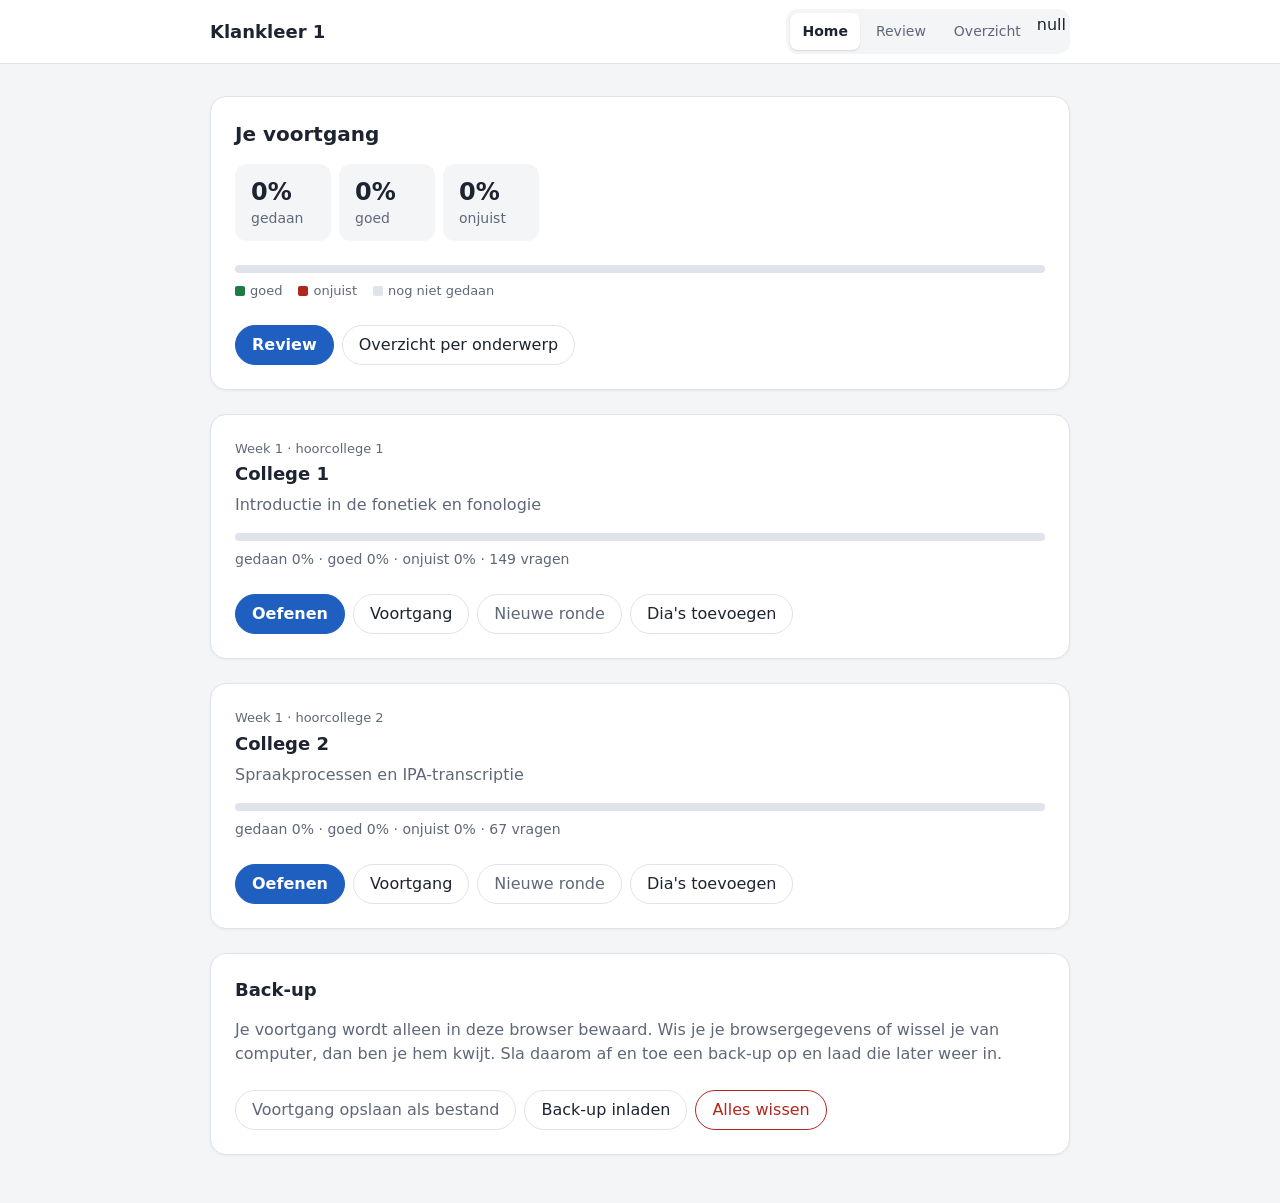
<file: index.html>
<!doctype html>
<html lang="nl">
  <head>
    <meta charset="utf-8" />
    <meta name="viewport" content="width=device-width, initial-scale=1" />
    <title>Klankleer 1 – Oefenen</title>
    <link rel="stylesheet" href="css/style.css" />
  </head>
  <body>
    <!-- De vaste balk bovenaan: links de titel, rechts de tabbladen (die vult js/app.js in). -->
    <header>
      <h1><a id="brand" href="#/">Klankleer 1</a></h1>
      <nav class="tabs" id="nav"></nav>
    </header>

    <!-- Hier tekent JavaScript de pagina die bij het adres hoort: Home, Oefenen, Voortgang, enzovoort. -->
    <div class="wrap">
      <main><div class="page" id="page"></div></main>
    </div>

    <!--
      De scripts. De volgorde is belangrijk: een bestand kan alleen gebruiken
      wat in een eerder bestand is gemaakt. In README.md staat wat elk bestand doet.
    -->

    <!-- 1. De vragen (dit bestand wordt gemaakt door het bouwscript) -->
    <script src="js/data.js"></script>

    <!-- 2. Algemene onderdelen -->
    <script src="js/helpers.js"></script>
    <script src="js/colleges.js"></script>
    <script src="js/storage.js"></script>
    <script src="js/results.js"></script>
    <script src="js/checking.js"></script>
    <script src="js/slides.js"></script>
    <script src="js/schedule.js"></script>

    <!-- 3. De vraagsoorten: eerst het gezamenlijke deel, dan één bestand per soort -->
    <script src="js/questions/question.js"></script>
    <script src="js/questions/card.js"></script>
    <script src="js/questions/cloze.js"></script>
    <script src="js/questions/blanks.js"></script>
    <script src="js/questions/mc.js"></script>
    <script src="js/questions/click.js"></script>
    <script src="js/questions/ipa.js"></script>
    <script src="js/questions/drag.js"></script>

    <!-- 4. De pagina's -->
    <script src="js/pages/shared.js"></script>
    <script src="js/pages/home.js"></script>
    <script src="js/pages/slides-dialog.js"></script>
    <script src="js/pages/backup.js"></script>
    <script src="js/pages/overview.js"></script>
    <script src="js/pages/progress.js"></script>
    <script src="js/pages/new-round.js"></script>
    <script src="js/pages/practice.js"></script>
    <script src="js/pages/review.js"></script>
    <script src="js/pages/single.js"></script>
    <script src="js/pages/session.js"></script>
    <script src="js/pages/habit.js"></script>

    <!-- 5. Het startpunt: kiest de pagina bij het adres en tekent hem -->
    <script src="js/app.js"></script>
  </body>
</html>
</file>
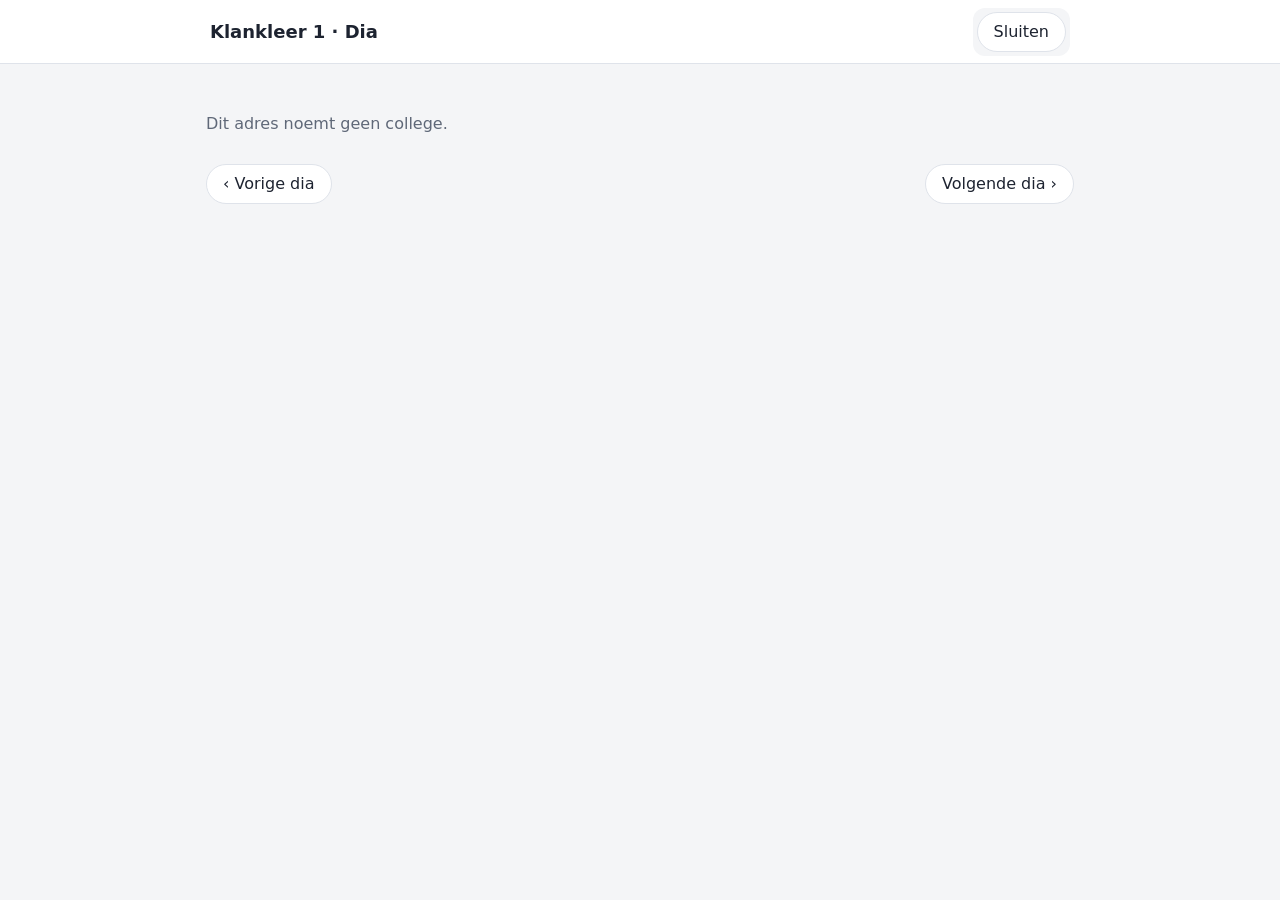
<file: dia.html>
<!doctype html>
<html lang="nl">
  <head>
    <meta charset="utf-8" />
    <meta name="viewport" content="width=device-width, initial-scale=1" />
    <title>Klankleer 1 – Dia</title>
    <link rel="stylesheet" href="css/style.css" />
  </head>
  <body class="slide-viewer">
    <!--
      Deze pagina laat één dia uit de diavoorstelling (PDF) van een college zien.
      Hij opent in een nieuw tabblad als je bij een vraag op een dianummer tikt,
      bijvoorbeeld dia.html?college=c1&dia=21. Zie js/slide-viewer.js.
    -->
    <header>
      <h1 id="title">Klankleer 1 · Dia</h1>
      <nav class="tabs">
        <button class="btn" id="close" type="button">Sluiten</button>
      </nav>
    </header>

    <div class="wrap">
      <main>
        <!-- Melding als het laden duurt of misgaat -->
        <p class="muted" id="message">De dia wordt geladen…</p>

        <!-- De dia zelf: pdf.js tekent hem op dit 'canvas' (een tekenvlak) -->
        <div class="slide-frame"><canvas id="slide" hidden></canvas></div>

        <!-- Bladeren -->
        <div class="btns between slide-nav" id="nav" hidden>
          <button class="btn" id="prev" type="button">‹ Vorige dia</button>
          <span class="muted" id="counter"></span>
          <button class="btn" id="next" type="button">Volgende dia ›</button>
        </div>
      </main>
    </div>

    <!-- pdf.js: een PDF-lezer in JavaScript, van Mozilla (dezelfde als in Firefox). Zie js/vendor/pdfjs/LICENSE. -->
    <script src="js/vendor/pdfjs/pdf.min.js"></script>

    <!-- Uit de oefensite: de opslag van de PDF's -->
    <script src="js/slides.js"></script>

    <!-- Deze pagina zelf -->
    <script src="js/slide-viewer.js"></script>
  </body>
</html>
</file>
<file: css/style.css>
/*
 * style.css – de vormgeving van de hele site.
 *
 * Inhoud
 *    1. Kleuren en maten (variabelen)
 *    2. Basis
 *    3. Kop en navigatie
 *    4. Pagina en kaarten
 *    5. Knoppen en uitslag
 *    6. Voortgang: cijfers, balken en tegels
 *    7. Voortgang: lijst per onderwerp
 *    8. Keuzes bij Review en Nieuwe ronde
 *    9. Oefenen: regel boven de vraag
 *   10. Vraagsoort: kaartje
 *   11. Vraagsoort: rijtje met een ontbrekend vakje
 *   12. Vraagsoort: invullen en IPA typen
 *   13. Vraagsoort: meerkeuze
 *   14. Vraagsoort: klikken op een lijn
 *   15. Vraagsoort: slepen
 *   16. Smalle schermen
 *   17. Dagelijkse sessie en gewoontetracker
 *   18. Dia bekijken (dia.html)
 *
 * Afspraken
 *   - Kleuren en afstanden staan als variabelen in deel 1. Verderop gebruik je ze met var(--naam).
 *   - De site volgt de systeeminstelling voor licht of donker (zie deel 1).
 *   - De volgorde van de regels doet ertoe: bij gelijke kracht wint de regel die het laatst staat.
 *     Waar dat belangrijk is, staat het erbij.
 */

/* ==========================================================================
   1. Kleuren en maten (variabelen)
   ========================================================================== */

:root {
  /* Achtergrond van de pagina, vlakken (kaarten), tekst, grijze tekst en lijnen */
  --bg: #f4f5f7;
  --panel: #ffffff;
  --ink: #1d2330;
  --muted: #5f6878;
  --line: #dfe3ea;

  /* Accentkleur (knoppen en links), de tekst daarop, en de rand om het onderdeel met de focus */
  --accent: #1f5fbf;
  --accent-ink: #ffffff;
  --focus: #f2b705;

  /* Goed, onjuist en bladwijzer: steeds een kleur voor tekst en rand, en een voor de achtergrond */
  --good: #1f7a43;
  --good-bg: #e5f4ea;
  --bad: #b3261e;
  --bad-bg: #fbe9e7;
  --flag: #b25e00;
  --flag-bg: #fff1dc;

  /* Tegels op de pagina Overzicht: hoog, midden en laag percentage */
  --hi: #2e8b57;
  --mid: #e0a526;
  --lo: #c8453b;

  /* Sleepkaartjes en invulvakjes: in licht en donker gelijk */
  --chip: #ffffff;
  --chip-line: #9aa4b5;

  /* Afstanden op een raster van 4px: --s1 is 4px, --s2 is 8px, enzovoort */
  --s1: 4px;
  --s2: 8px;
  --s3: 12px;
  --s4: 16px;
  --s6: 24px;
  --s8: 32px;
  --s12: 48px;

  /* Breedte van de pagina en de lettertypen voor IPA-tekens */
  --page: 860px;
  --ipa: 'Charis SIL', 'Doulos SIL', 'Noto Sans', 'DejaVu Sans', 'Segoe UI', sans-serif;
}

/* Donkere modus: dezelfde namen, andere kleuren. Wat hier niet staat, blijft zoals hierboven. */
@media (prefers-color-scheme: dark) {
  :root {
    --bg: #15181e;
    --panel: #1e232b;
    --ink: #e7eaf0;
    --muted: #a3abb9;
    --line: #323946;
    --accent: #6ea2ff;
    --accent-ink: #0d1420;
    --good: #6fd49a;
    --good-bg: #18301f;
    --bad: #ff8a80;
    --bad-bg: #3a1d1b;
    --flag: #ffb357;
    --flag-bg: #3a2a12;
  }
}

/* ==========================================================================
   2. Basis
   ========================================================================== */

/* Regels voor de hele pagina en een paar kleine hulpklassen. */

* {
  box-sizing: border-box;
}

html,
body {
  margin: 0;
  padding: 0;
}

body {
  background: var(--bg);
  color: var(--ink);
  font:
    16px/1.5 system-ui,
    -apple-system,
    'Segoe UI',
    Roboto,
    Ubuntu,
    sans-serif;
}

button {
  font: inherit;
  cursor: pointer;
}

a {
  color: var(--accent);
}

.muted {
  color: var(--muted);
}

.small {
  font-size: 13px;
}

.ipa {
  font-family: var(--ipa);
}

.btn:focus-visible,
.chip:focus-visible,
.zone:focus-visible,
input:focus-visible {
  outline: 3px solid var(--focus);
  outline-offset: 2px;
}

/* ==========================================================================
   3. Kop en navigatie
   ========================================================================== */

/* De vaste balk bovenaan: links de titel, rechts de tabbladen. */

header {
  position: sticky;
  top: 0;
  z-index: 20;
  display: flex;
  align-items: center;
  gap: var(--s4);
  height: 64px;
  padding: 0 max(var(--s4), calc((100% - var(--page)) / 2));
  background: var(--panel);
  border-bottom: 1px solid var(--line);
}

header h1 {
  flex: 1;
  margin: 0;
  font-size: 18px;
  font-weight: 650;
  white-space: nowrap;
  overflow: hidden;
  text-overflow: ellipsis;
}

#brand {
  color: inherit;
  text-decoration: none;
}

.tabs {
  display: flex;
  gap: var(--s1);
  padding: var(--s1);
  border-radius: 12px;
  background: var(--bg);
}

.tabs a {
  padding: var(--s2) var(--s3);
  border-radius: 8px;
  color: var(--muted);
  font-size: 14px;
  text-decoration: none;
  white-space: nowrap;
}

.tabs a.on {
  background: var(--panel);
  color: var(--ink);
  box-shadow: 0 1px 2px rgba(0, 0, 0, 0.12);
  font-weight: 600;
}

.tabs a.back {
  color: var(--accent);
}

/* ==========================================================================
   4. Pagina en kaarten
   ========================================================================== */

/* Een "kaart" (.card) is een wit vlak met een rand. Bijna alles op de site staat in een kaart. */

.wrap {
  max-width: 900px;
  margin: 0 auto;
}

main {
  padding: var(--s8) var(--s4) var(--s12);
}

.page {
  max-width: var(--page);
  margin: 0 auto;
}

.card {
  padding: var(--s6);
  border: 1px solid var(--line);
  border-radius: 16px;
  background: var(--panel);
  box-shadow: 0 1px 3px rgba(0, 0, 0, 0.05);
}

.card + .card,
.grid + .card,
.card + .grid {
  margin-top: var(--s6);
}

.card h2 {
  margin: 0 0 var(--s4);
  font-size: 20px;
  line-height: 1.35;
}

.card h2 p {
  margin: 0;
}

.card h2 p + p {
  margin-top: var(--s2);
}

.card h3 {
  margin: 0 0 var(--s1);
  font-size: 18px;
  line-height: 1.3;
}

.card > p.muted {
  margin: var(--s4) 0 0;
}

.grid {
  display: grid;
  grid-template-columns: 1fr;
  gap: var(--s6);
  margin-top: var(--s6);
}

/* Moet na '.card + .card' staan: in het raster regelt 'gap' de afstand tussen de kaarten. */
.grid .card {
  margin: 0;
}

.grid .card.col {
  display: flex;
  flex-direction: column;
}

.card.col .small {
  margin-bottom: var(--s1);
}

.card.col > p.muted {
  margin: var(--s1) 0 var(--s4);
}

.card.col .btns {
  margin-top: auto;
  padding-top: var(--s6);
}

/* ==========================================================================
   5. Knoppen en uitslag
   ========================================================================== */

/* Knoppen (.btn), het vak met de uitslag na het nakijken (.feedback) en de verwijzing naar de dia (.ref). */

.btns {
  display: flex;
  flex-wrap: wrap;
  align-items: center;
  gap: var(--s2);
  margin-top: var(--s6);
}

.btns.center {
  justify-content: center;
}

.btns.end {
  justify-content: flex-end;
}

.btns.between {
  justify-content: space-between;
}

.btn {
  min-height: 40px;
  padding: var(--s2) var(--s4);
  border: 1px solid var(--line);
  border-radius: 999px;
  background: var(--panel);
  color: var(--ink);
  line-height: 22px;
}

.btn.primary {
  background: var(--accent);
  border-color: var(--accent);
  color: var(--accent-ink);
  font-weight: 600;
}

.btn.good {
  border-color: var(--good);
  color: var(--good);
}

.btn.bad {
  border-color: var(--bad);
  color: var(--bad);
}

/* Een knop die uit staat is grijs. Moet na .primary, .good en .bad staan, anders houdt de knop zijn kleur. */
.btn:disabled {
  background: transparent;
  border-color: var(--line);
  color: var(--muted);
  font-weight: 400;
  cursor: default;
}

/* Na 'Had ik goed' of 'Had ik fout' staan beide knoppen uit, maar je keuze houdt zijn kleur.
   Moet na .btn:disabled staan. */
.btn.good.chosen:disabled {
  background: var(--good-bg);
  border-color: var(--good);
  color: var(--good);
}

.btn.bad.chosen:disabled {
  background: var(--bad-bg);
  border-color: var(--bad);
  color: var(--bad);
}

.feedback {
  display: none;
  margin-top: var(--s4);
  padding: var(--s3) var(--s4);
  border-radius: 12px;
  background: var(--bg);
}

.feedback.show {
  display: block;
}

.feedback.good {
  background: var(--good-bg);
}

.feedback.bad {
  background: var(--bad-bg);
}

.feedback .score {
  font-weight: 650;
}

.feedback .btns {
  margin-top: 10px;
}

.ref {
  margin-top: var(--s2);
  color: var(--muted);
  font-size: 15px;
  font-style: italic;
}

.ref a {
  font-weight: 600;
}

/* Het stukje theorie na het antwoorden (staat boven de verwijzing naar de dia). */
.theory {
  margin-top: var(--s2);
  padding-top: var(--s2);
  border-top: 1px solid var(--line);
}

.theory p {
  margin: 0 0 0.4em;
}

.theory p:last-child {
  margin-bottom: 0;
}

.ovrow {
  display: flex;
  flex-wrap: wrap;
  align-items: center;
  gap: 10px;
  margin-top: var(--s3);
}

.hint {
  margin: var(--s2) 0 0;
  color: var(--muted);
  font-size: 14px;
}

.figure {
  margin: var(--s3) 0;
  text-align: center;
}

.figure img {
  max-width: 100%;
  max-height: 60vh;
  height: auto;
  border: 1px solid var(--line);
  border-radius: 8px;
  background: #fff;
}

/* ==========================================================================
   6. Voortgang: cijfers, balken en tegels
   ========================================================================== */

/* Gebruikt op Home, Voortgang en Overzicht. */

.stat {
  display: flex;
  flex-wrap: wrap;
  gap: var(--s2);
  margin: 0 0 var(--s6);
}

.stat div {
  min-width: 96px;
  padding: var(--s3) var(--s4);
  border-radius: 12px;
  background: var(--bg);
  color: var(--muted);
  font-size: 14px;
}

.stat b {
  display: block;
  color: var(--ink);
  font-size: 24px;
  line-height: 32px;
}

.sbar {
  display: flex;
  height: 8px;
  border-radius: 4px;
  overflow: hidden;
  background: var(--line);
}

.sbar .g {
  background: var(--good);
}

.sbar .b {
  background: var(--bad);
}

.legend {
  display: flex;
  gap: var(--s4);
  margin: var(--s2) 0 0;
  color: var(--muted);
  font-size: 13px;
}

.legend span::before {
  content: '';
  display: inline-block;
  width: 10px;
  height: 10px;
  margin-right: 5px;
  border-radius: 2px;
  vertical-align: -1px;
  background: var(--c);
}

.nums {
  margin-top: var(--s2);
  color: var(--muted);
  font-size: 14px;
  font-variant-numeric: tabular-nums;
}

.done {
  margin-top: var(--s2);
  color: var(--good);
}

.warn {
  margin: var(--s4) 0 0;
  padding: var(--s2) var(--s3);
  border-radius: 8px;
  background: var(--bad-bg);
  color: var(--ink);
}

/* De pop-up 'Dia's toevoegen' */
.dialog {
  width: min(520px, calc(100% - 2 * var(--s4)));
  padding: var(--s6);
  border: 1px solid var(--line);
  border-radius: 16px;
  background: var(--panel);
  color: var(--ink);
}

.dialog::backdrop {
  background: rgba(0, 0, 0, 0.5);
}

.dialog h3 {
  margin-top: 0;
}

/* De melding dat er al een bestand is toegevoegd */
.note {
  padding: var(--s2) var(--s3);
  border-radius: 8px;
  background: var(--good-bg);
}

/* Het vak waar je de PDF in sleept of op klikt */
.dropzone {
  display: flex;
  flex-direction: column;
  align-items: center;
  gap: var(--s1);
  width: 100%;
  padding: var(--s6) var(--s4);
  border: 2px dashed var(--chip-line);
  border-radius: 12px;
  background: var(--bg);
  color: var(--ink);
  font: inherit;
  cursor: pointer;
}

.dropzone:hover,
.dropzone.over {
  border-color: var(--accent);
}

.rounds {
  margin-top: var(--s4);
  padding: var(--s3) var(--s4);
  border-radius: 12px;
  background: var(--bg);
}

.tiles {
  display: grid;
  grid-template-columns: repeat(auto-fill, minmax(150px, 1fr));
  gap: var(--s3);
  margin-top: var(--s3);
}

.tile {
  position: relative;
  display: flex;
  flex-direction: column;
  align-items: flex-start;
  gap: var(--s1);
  padding: var(--s3) var(--s4);
  border: 0;
  border-radius: 12px;
  color: #fff;
  text-align: left;
  transition:
    transform 0.1s,
    box-shadow 0.1s;
}

.tile:hover {
  transform: translateY(-2px);
  box-shadow: 0 4px 12px rgba(0, 0, 0, 0.15);
}

.tile .big {
  font-size: 24px;
  font-weight: 700;
  line-height: 1.1;
}

.tile .go {
  position: absolute;
  right: var(--s3);
  bottom: var(--s3);
  font-size: 16px;
  opacity: 0.8;
}

.tile.hi {
  background: var(--hi);
}

.tile.mid {
  background: var(--mid);
  color: #1d2330;
}

.tile.lo {
  background: var(--lo);
}

.tile.todo {
  border: 1px dashed var(--line);
  background: var(--bg);
  color: var(--muted);
}

/* ==========================================================================
   7. Voortgang: lijst per onderwerp
   ========================================================================== */

/* De uitklapbare onderwerpen op de pagina Voortgang, met de vragen eronder. */

details.cat {
  padding: var(--s2) 0;
  border-top: 1px solid var(--line);
}

details.cat:first-of-type {
  margin-top: var(--s6);
}

details.cat summary {
  margin: 0 calc(-1 * var(--s2));
  padding: var(--s2);
  border-radius: 8px;
  cursor: pointer;
  list-style: none;
}

details.cat summary::-webkit-details-marker {
  display: none;
}

details.cat summary:hover {
  background: var(--bg);
}

details.cat summary:focus-visible {
  outline: 3px solid var(--focus);
}

.chev {
  display: inline-block;
  width: 8px;
  height: 8px;
  margin: 0 var(--s3) 0 var(--s1);
  border-right: 2px solid var(--muted);
  border-bottom: 2px solid var(--muted);
  transform: rotate(-45deg);
  vertical-align: 2px;
  transition: transform 0.15s;
}

details.cat[open] .chev {
  transform: rotate(45deg);
  vertical-align: 4px;
}

.catrow {
  display: flex;
  flex-wrap: wrap;
  justify-content: space-between;
  align-items: baseline;
  gap: 10px;
  margin-bottom: var(--s2);
}

.catrow b {
  font-size: 16px;
}

.catrow .nums {
  margin-top: 0;
}

.grp {
  margin: var(--s3) 0 0;
}

.grp h4 {
  margin: var(--s3) 0 var(--s1);
  font-size: 14px;
}

.grp ul {
  margin: 0;
  padding-left: 18px;
  font-size: 14px;
}

.grp li {
  margin-bottom: var(--s2);
}

.grp li button {
  padding: 2px 0;
  border: 0;
  background: none;
  color: var(--accent);
  text-align: left;
  text-decoration: underline;
}

.qprev {
  color: var(--muted);
  font-size: 13px;
  line-height: 18px;
}

.qprev .ans {
  color: var(--ink);
}

.fl {
  color: var(--flag);
}

.times {
  color: var(--bad);
  font-size: 12px;
}

.revbox {
  margin-top: var(--s6);
}

.revbox .btns {
  margin-top: var(--s2);
}

/* Bij Voortgang staat 'Review dit college' bovenaan, direct onder de titel. */
.revbox.top {
  margin-top: 0;
  margin-bottom: var(--s4);
}

.revbox.top .btns {
  margin-top: 0;
  margin-bottom: var(--s2);
}

/* Onderaan Voortgang: de kleine regel met Nieuwe ronde. */
.newround {
  margin-top: var(--s6);
}

/* Een knop die eruitziet als een gewone link (voor iets dat niet moet opvallen). */
.linkbtn {
  padding: 0;
  border: 0;
  background: none;
  color: var(--accent);
  font: inherit;
  text-decoration: underline;
  cursor: pointer;
}

/* ==========================================================================
   8. Keuzes bij Review en Nieuwe ronde
   ========================================================================== */

/* De vakken met een vinkje of een keuzerondje. */

.optgroup {
  margin-top: var(--s6);
}

.opt {
  display: flex;
  align-items: flex-start;
  gap: var(--s3);
  margin-top: var(--s2);
  padding: var(--s3) var(--s4);
  border: 1px solid var(--line);
  border-radius: 12px;
  cursor: pointer;
}

.opt:has(input:checked) {
  border-color: var(--accent);
  background: var(--bg);
}

.opt input {
  margin-top: 5px;
}

.opt span {
  display: flex;
  flex-direction: column;
  gap: var(--s1);
}

.opt span.cnt {
  display: inline;
  color: var(--muted);
  font-weight: 400;
}

.revhead {
  display: flex;
  justify-content: space-between;
  gap: var(--s3);
  margin-bottom: var(--s3);
}

/* ==========================================================================
   9. Oefenen: regel boven de vraag
   ========================================================================== */

/* Het voortgangsbalkje, het nummer van de vraag en de knop Bladwijzer. */

.prog {
  height: 4px;
  margin: 0 0 var(--s4);
  border-radius: 2px;
  overflow: hidden;
  background: var(--line);
}

.prog i {
  display: block;
  height: 100%;
  background: var(--accent);
}

.crumb {
  display: flex;
  justify-content: space-between;
  align-items: center;
  gap: var(--s2);
  min-height: 32px;
  margin-bottom: var(--s2);
  color: var(--muted);
  font-size: 14px;
}

.cr {
  display: flex;
  align-items: center;
  gap: var(--s3);
  white-space: nowrap;
}

.again {
  color: var(--accent);
}

/* De knoppen Bladwijzer en Negeer boven een vraag. */
.flag,
.ignore {
  display: inline-flex;
  align-items: center;
  gap: 5px;
  padding: 2px 10px;
  border: 1px solid var(--line);
  border-radius: 999px;
  background: none;
  color: var(--muted);
  font-size: 13px;
}

.flag .ic,
.ignore .ic,
.fl .ic {
  display: inline-flex;
}

/* De pictogrammen (zie ICONS in pages/shared.js): lijnen in de tekstkleur. */
.ic svg {
  fill: none;
  stroke: currentColor;
  stroke-width: 2;
  stroke-linecap: round;
  stroke-linejoin: round;
}

/* Een bladwijzer die aan staat, is ingekleurd. */
.flag.on .ic svg,
.fl .ic svg {
  fill: currentColor;
}

/* Melding bovenaan na Negeer, met 'Ongedaan maken'. */
.notice {
  margin-bottom: var(--s4);
  padding: var(--s3) var(--s4);
  border: 1px solid var(--line);
  border-radius: 12px;
  background: var(--bg);
}

/* Het lijstje Genegeerd onderaan Voortgang: grijs, zodat het niet opvalt. */
.cat.ignored .catrow b {
  color: var(--muted);
}

.cat.ignored li {
  margin: var(--s2) 0;
}

.flag.on {
  border-color: var(--flag);
  background: var(--flag-bg);
  color: var(--flag);
  font-weight: 600;
}

/* ==========================================================================
   10. Vraagsoort: kaartje
   ========================================================================== */

/* Voorkant, en na omdraaien ook de achterkant. */

.flip {
  display: flex;
  flex-direction: column;
  justify-content: center;
  min-height: 180px;
  font-size: 18px;
  text-align: center;
}

.flip p {
  margin: var(--s1) 0;
}

.flip .back {
  margin-top: var(--s4);
  padding-top: var(--s4);
  border-top: 1px dashed var(--line);
}

/* ==========================================================================
   11. Vraagsoort: rijtje met een ontbrekend vakje
   ========================================================================== */

/* Een rij vakjes waarvan er één verborgen is (cz = cloze). */

.czbox {
  margin: var(--s6) 0;
  padding: var(--s6) var(--s4);
  border: 1px solid var(--line);
  border-radius: 12px;
  background: var(--bg);
  text-align: center;
}

.czlabel {
  margin-bottom: var(--s4);
  color: var(--muted);
  font-size: 14px;
  letter-spacing: 0.06em;
  text-transform: uppercase;
}

.czrow {
  display: flex;
  flex-wrap: wrap;
  justify-content: center;
  align-items: center;
  gap: var(--s2);
}

.czsep {
  color: var(--muted);
}

.cz {
  display: flex;
  justify-content: center;
  align-items: center;
  min-width: 120px;
  padding: var(--s3) var(--s4);
  border: 2px solid var(--line);
  border-radius: 8px;
  background: var(--panel);
  font-size: 17px;
  font-weight: 600;
  text-align: center;
}

.cz.gap {
  border-style: dashed;
  border-color: var(--accent);
  background: transparent;
  color: var(--accent);
}

.cz.gap.shown {
  border-style: solid;
  border-color: var(--good);
  background: var(--good-bg);
  color: var(--good);
}

/* ==========================================================================
   12. Vraagsoort: invullen en IPA typen
   ========================================================================== */

/* Invulvelden in een zin, en het veld met toetsenbordje voor IPA-tekens. */

.blankline {
  font-size: 17px;
  line-height: 2.2;
}

.blankline p {
  margin: 0;
}

.blank {
  width: 12em;
  max-width: 100%;
  padding: var(--s1) var(--s2);
  border: 1px solid var(--chip-line);
  border-radius: 6px;
  background: var(--panel);
  color: var(--ink);
  font: inherit;
  font-size: 16px;
}

.blank.good {
  border-color: var(--good);
  background: var(--good-bg);
}

.blank.bad {
  border-color: var(--bad);
  background: var(--bad-bg);
}

.sol {
  margin-left: 6px;
  color: var(--good);
  font-size: 14px;
  font-weight: 600;
}

.card h2.ipaq {
  font-weight: 400;
}

.card h2.ipaq b {
  font-weight: 800;
}

/* Moet na .blank staan: het IPA-vak is groter. */
.ipain {
  min-width: 7em;
  font-family: var(--ipa);
  font-size: 22px;
  text-align: center;
}

.ipakeys {
  display: flex;
  flex-wrap: wrap;
  gap: 6px;
  margin-top: var(--s3);
}

.btn.ipakey {
  min-width: 48px;
  padding: var(--s1) 10px;
  font-family: var(--ipa);
  font-size: 22px;
}

/* ==========================================================================
   13. Vraagsoort: meerkeuze
   ========================================================================== */

/* Elk antwoord is een vak dat je kunt aanklikken. */

.mc label {
  display: flex;
  align-items: flex-start;
  gap: var(--s3);
  margin: var(--s2) 0;
  padding: var(--s3) var(--s4);
  border: 1px solid var(--line);
  border-radius: 10px;
  cursor: pointer;
}

.mc label.good {
  border-color: var(--good);
  background: var(--good-bg);
}

.mc label.bad {
  border-color: var(--bad);
  background: var(--bad-bg);
}

/* ==========================================================================
   14. Vraagsoort: klikken op een lijn
   ========================================================================== */

/* De tekening is een svg; je klik wordt een stip. */

.clickwrap {
  max-width: 520px;
  padding: var(--s4);
  border: 1px solid var(--line);
  border-radius: 12px;
  background: #fff;
}

.clicksvg {
  display: block;
  width: 100%;
  height: auto;
  cursor: crosshair;
}

.clicksvg .seg {
  stroke: #222;
  stroke-width: 1.6;
}

.clicksvg .seg.target {
  stroke: #1e8e3e;
  stroke-width: 5;
}

.clicksvg .dot {
  fill: #1a56c4;
}

.clicksvg .dot.good {
  fill: #1e8e3e;
}

.clicksvg .dot.bad {
  fill: #c5221f;
}

/* ==========================================================================
   15. Vraagsoort: slepen
   ========================================================================== */

/* Kaartjes (.chip) sleep je naar vakken (.zone) op een plaatje (.dq).
   De maten staan in em: zo schaalt alles mee met de breedte van het veld (zie drag.js). */

.dqwrap {
  overflow-x: auto;
  border-radius: 8px;
}

.dq {
  position: relative;
  width: 100%;
  overflow: hidden;
  border: 1px solid var(--line);
  border-radius: 8px;
  background: #fff;
  user-select: none;
  -webkit-user-select: none;
}

.dq img.bg {
  position: absolute;
  inset: 0;
  width: 100%;
  height: 100%;
  pointer-events: none;
}

.zone {
  position: absolute;
  display: flex;
  flex-wrap: wrap;
  align-content: center;
  justify-content: center;
  gap: 0.2em;
  padding: 0.15em;
  border-radius: 0.3em;
}

.zone.hover {
  outline: 0.15em dashed var(--accent);
  background: rgba(31, 95, 191, 0.08);
}

.zone.target {
  outline: 0.12em dashed rgba(31, 95, 191, 0.55);
}

.chip {
  position: absolute;
  z-index: 2;
  display: flex;
  align-items: center;
  justify-content: center;
  padding: 0.1em 0.25em;
  border: 0.08em solid var(--chip-line);
  border-radius: 0.3em;
  background: var(--chip);
  color: #1d2330;
  box-shadow: 0 0.08em 0.2em rgba(0, 0, 0, 0.18);
  font-size: 1em;
  line-height: 1.1;
  text-align: center;
  hyphens: manual;
  overflow-wrap: normal;
  cursor: grab;
  touch-action: none;
}

.chip p {
  margin: 0;
}

.chip .ipa {
  font-size: 1.5em;
}

.zone .chip {
  position: static;
}

.viewonly .chip {
  cursor: default;
}

.chip.drag {
  z-index: 50;
  box-shadow: 0 0.3em 0.8em rgba(0, 0, 0, 0.3);
  cursor: grabbing;
}

.chip.sel {
  outline: 0.15em solid var(--focus);
}

.chip.good {
  border-color: #1f7a43;
  background: #e5f4ea;
}

.chip.bad {
  border-color: #b3261e;
  background: #fbe9e7;
}

/* Compacte vorm op een telefoon (zie drag.js): nummers op het plaatje,
   een genummerde lijst eronder en daaronder de voorraad kaartjes. */

.zone .znum {
  display: flex;
  align-items: center;
  justify-content: center;
  min-width: 1.6em;
  height: 1.6em;
  padding: 0 0.3em;
  border-radius: 0.8em;
  background: var(--accent);
  color: var(--accent-ink);
  font-size: max(1em, 12px);
  font-weight: 700;
  line-height: 1;
}

.dq.compact .zone {
  outline: 0.1em solid rgba(31, 95, 191, 0.35);
}

.dqlist {
  display: grid;
  gap: 6px;
  margin: 12px 0 0;
  padding: 0;
  list-style: none;
}

.dqlist li {
  display: flex;
  align-items: stretch;
  gap: 8px;
}

.dqnum {
  display: flex;
  flex: 0 0 auto;
  align-items: center;
  justify-content: center;
  width: 2em;
  border-radius: 6px;
  background: var(--accent);
  color: var(--accent-ink);
  font-weight: 700;
}

.dqslot {
  display: flex;
  flex: 1;
  flex-wrap: wrap;
  align-items: center;
  gap: 4px;
  min-height: 2.4em;
  padding: 3px 6px;
  border: 1px dashed var(--line);
  border-radius: 6px;
}

.dqslot.target {
  border-color: var(--accent);
  background: rgba(31, 95, 191, 0.06);
}

/* De voorraad blijft onderin beeld staan terwijl je door de lijst scrolt. */
.dqpool {
  position: sticky;
  bottom: 0;
  z-index: 5;
  display: flex;
  flex-wrap: wrap;
  gap: 6px;
  min-height: 2.6em;
  max-height: 28vh;
  overflow-y: auto;
  margin-top: 12px;
  padding: 8px;
  border: 1px solid var(--line);
  border-radius: 8px;
  background: var(--panel);
  box-shadow: 0 -4px 12px rgba(0, 0, 0, 0.12);
}

.dqpool .chip,
.dqslot .chip {
  position: static;
  padding: 0.2em 0.45em;
  font-size: 0.9rem;
  cursor: pointer;
}

/* Liggen alle kaartjes in de lijst, dan verdwijnt de lege voorraad. */
.dqpool:empty {
  display: none;
}

/* ==========================================================================
   16. Smalle schermen
   ========================================================================== */

/* Aanpassingen voor tablets en telefoons.
   Deze regels staan onderaan, zodat ze de regels hierboven vervangen. */

@media (max-width: 820px) {
  main {
    padding: var(--s6) var(--s4) var(--s12);
  }

  .card {
    padding: var(--s4);
  }
}

@media (max-width: 600px) {
  header {
    flex-wrap: wrap;
    height: auto;
    padding: var(--s2) var(--s4);
    gap: var(--s2);
  }

  header h1 {
    flex-basis: 100%;
  }

  .tabs {
    max-width: 100%;
    overflow-x: auto;
  }

  .czsep {
    display: none;
  }

  .czrow {
    display: grid;
    grid-template-columns: 1fr 1fr;
  }

  .cz {
    min-width: 0;
    font-size: 16px;
  }
}

@media (max-width: 560px) {
  .flag .lbl,
  .ignore .lbl {
    display: none;
  }
}

/* ==========================================================================
   17. Dagelijkse sessie en gewoontetracker
   ========================================================================== */

/* De kalender: zeven kolommen (ma t/m zo), één vakje per dag. */
.habit-grid {
  display: grid;
  grid-template-columns: repeat(7, minmax(0, 1fr));
  gap: 4px;
  margin: var(--s3) 0 var(--s6);
}

.habit-head {
  color: var(--muted);
  font-size: 12px;
  text-align: center;
}

.habit-day {
  display: flex;
  flex-direction: column;
  align-items: center;
  gap: 2px;
  padding: 4px 0;
  border: 2px solid transparent;
  border-radius: 8px;
  background: var(--bg);
  font-size: 13px;
}

/* Een dag uit het rooster (college, deadline, tentamen) krijgt een rand. */
.habit-day.event {
  border-color: var(--line);
}

.habit-day.today {
  border-color: var(--accent);
}

.habit-day.future {
  opacity: 0.6;
}

/* Alle drie de sessies gedaan: de dag kleurt groen. */
.habit-day.full .habit-date {
  color: var(--good);
  font-weight: 700;
}

.habit-day .dots {
  display: flex;
  gap: 2px;
}

.habit-day .dot {
  width: 7px;
  height: 7px;
  border: 1px solid var(--muted);
  border-radius: 50%;
}

.habit-day .dot.on {
  border-color: var(--good);
  background: var(--good);
}

.habit-schedule {
  padding-left: 1.2em;
}

.habit-schedule li {
  margin: 2px 0;
}

/* ==========================================================================
   18. Dia bekijken (dia.html)
   ========================================================================== */

/* De dia staat in het midden, met een dun randje zodat een witte dia loskomt van de achtergrond. */
.slide-frame {
  display: flex;
  justify-content: center;
}

.slide-frame canvas {
  max-width: 100%;
  border: 1px solid var(--line);
  background: #ffffff;
}

.slide-nav {
  align-items: center;
  margin-top: var(--s3);
}
</file>
